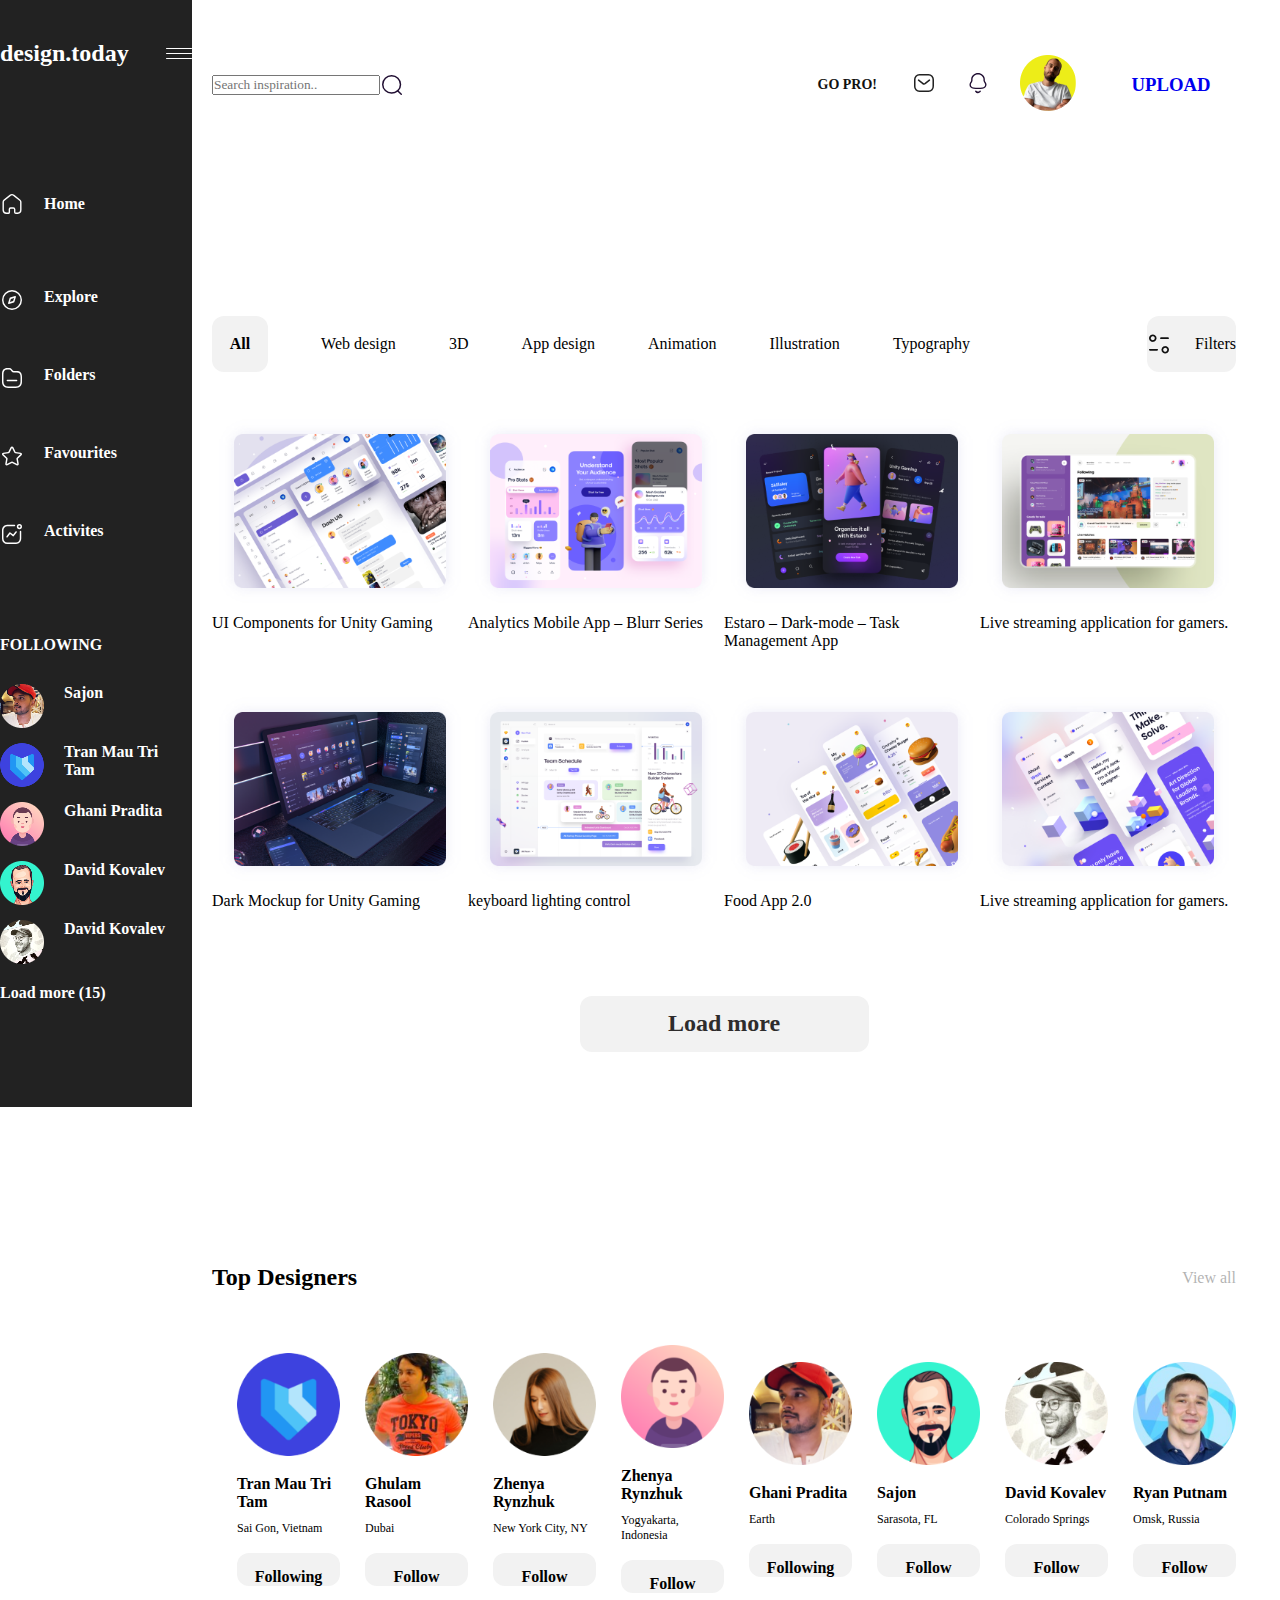
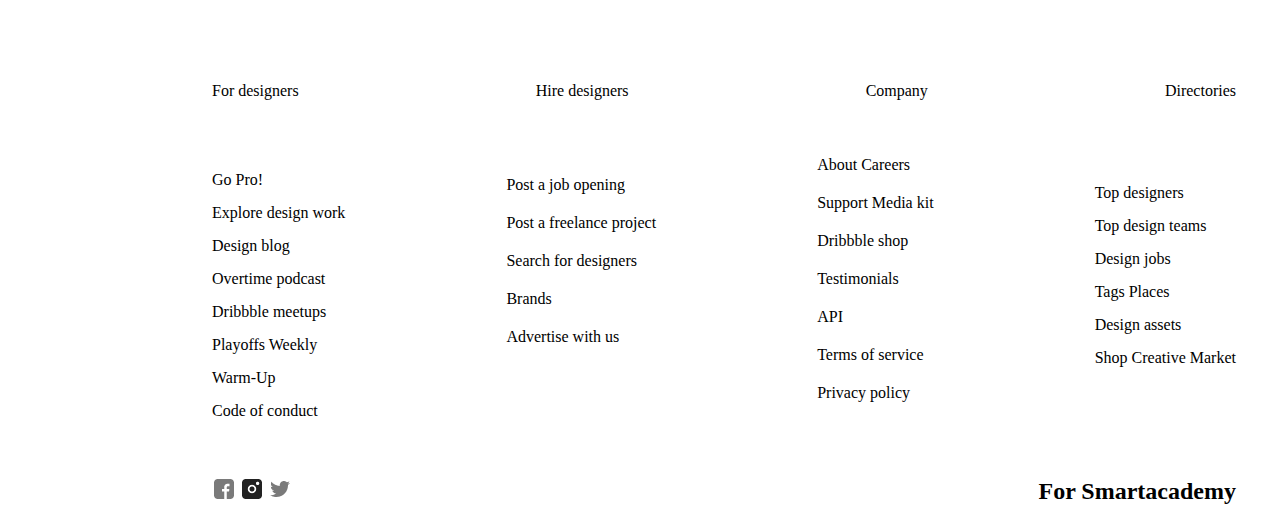
<file: index.html>
<!DOCTYPE html>
<html lang="en">
<head>
    <meta charset="UTF-8">
    <meta http-equiv="X-UA-Compatible" content="IE=edge">
    <meta name="viewport" content="width=device-width, initial-scale=1.0">
    <link rel="stylesheet" href="styles/style.css">
    <meta property="og:url" content="https://alinbrg.github.io/front17-10/" />
	<meta property="og:type" content="article" />
	<meta property="og:title" content="project-1" />
	<meta property="og:description" content="intermediate" />
	<meta property="og:image" content="" />
    <title>project-1</title>
</head>
<body>
    <div class="div-container">
        <div class="container">
            <div>
                <div class="design"> 
                <h4>design.today</h4>
                <img src="image/burger.svg" alt="burger-menu">
                </div>
                <div class="home">
                    <img src="image/Component-1.svg" alt="icon">
                    <h3>Home</h3>
                </div>
            <div class="menue">
                
                <div class="icon">
                    <img src="image/Component-2.svg" alt="icon">
                    <h3>Explore</h3>
                </div>
                <div class="icon">
                    <img src="image/Component-3.svg" alt="icon">
                    <h3>Folders</h3>
                </div>
                <div class="icon">
                    <img src="image/Component-4.svg" alt="icon">
                    <h3>Favourites</h3>
                </div>
                <div class="icon">
                    <img src="image/Component-5.svg" alt="icon">
                    <h3>Activites</h3>
                </div>
              </div>  
                <div>
                    <h4 class="follow">FOLLOWING</h4>
                    <div class="follower">
                        <img src="image/Rectangle 40.png" alt="Sajon">
                        <h3>Sajon</h3>
                    </div>
                    <div class="follower">
                        <img src="image/Rectangle 41.png" alt="Tran Mau Tri Tam">
                        <h3>Tran Mau Tri Tam</h3>
                    </div>
                    <div class="follower">
                        <img src="image/Rectangle 42.png" alt="Ghani Pradita">
                        <h3>Ghani Pradita</h3>
                    </div>
                    <div class="follower">
                        <img src="image/Rectangle 43.png" alt="David Kovalev">
                        <h3>David Kovalev</h3>
                    </div>
                    <div class="follower">
                        <img src="image/Rectangle 44.png" alt="David Kovalev">
                        <h3>David Kovalev</h3>
                    </div>
                    <h4 class="load">Load more (15)</h4>
                </div>
            </div>    
        </div>  
        <header class="div-header">
            <div class="header-search">
                <div class="search">
                    <form>
                        <input type="text" name="search  " placeholder="Search inspiration.. " />
                      </form>
                    <img src="image/Component-6.svg" alt="search">
                </div>
                <nav>
                    <ul class="go-pro">
                        <li><a href=""><h2>GO PRO!</h2></a></li>
                        <li><a href="#"></a><img src="image/Component-7.svg" alt="icon"></li>
                        <li><a href="#"></a><img src="image/Component-8.svg" alt="icon"></li>                          
                        <li><a href="table.html"><img src="image/Group-1.png" alt="icon"></a></li>                           
                        <li class="upload"><a href="#"><h3>UPLOAD</h3></a></li>

                    </ul>
                </nav>
            </div>
        </header>  
            <section class="filter-container">
                <div class="filter">
                    <div class="div-filter">
                        <div class="all">
                            <h4>All</h4>
                        </div>
                        <p>Web design</p>
                        <p>3D</p>
                        <p>App design</p>
                        <p>Animation</p>
                        <p>Illustration</p>
                        <p>Typography</p>
                    </div>
                    <div class="filter-img">
                        <img src="image/Group-2.png" alt="icon">
                        <p>Filters</p>
                    </div>
                </div>
                <div class="ui">
                    <div >
                            <div class="hover-img">
                                <img src="image/Rectangle-45.png" alt="UI Components for Unity Gaming"> 
                            <div class="div-hover">
                                <img src="image/hover-1.svg" alt="icon">
                            </div> 
                           <div class="heart-hover">
                            <img src="image/hover-2.svg" alt="heart">
                           </div>         
                            </div>            
                           <div class="h2-border">
                            <p>UI Components for Unity Gaming</p>
                           </div>
                    </div>
                    <div>
                        <img src="image/Rectangle-46.png" alt="Analytics Mobile App – Blurr Series">
                            <p>Analytics Mobile App – Blurr Series</p>
                    </div>
                    <div>
                        <img src="image/Rectangle-47.png" alt="Estaro – Dark-mode – Task Management App">
                            <p>Estaro – Dark-mode – Task Management App</p>                     
                    </div>
                    <div>
                        <img src="image/Rectangle-48.png" alt="Live streaming application for gamers.">                       
                            <p>Live streaming application for gamers.</p> 
                    </div>                                          
                </div>
                <div class="dark">
                    <div>
                        <img src="image/Rectangle 45.png" alt="Dark Mockup for Unity Gaming">                        
                            <p>Dark Mockup for Unity Gaming</p>                                          
                    </div>
                    <div>
                        <img src="image/Rectangle 46.png" alt="keyboard lighting control">                      
                            <p>keyboard lighting control</p>                                          
                    </div>
                    <div>
                        <img src="image/Rectangle 47.png" alt="Food App 2.0">                      
                            <p>Food App 2.0</p>                                            
                    </div>
                    <div>
                        <img src="image/Rectangle 48.png" alt="Live streaming application for gamers.">
                            <p>Live streaming application for gamers.</p>                      
                    </div>
                </div>
                   <div class="load-more">
                    <h2>Load more</h2>
                   </div> 
            </section>
            <section class="top-container">
               <div class="view-designers">
                <div class="view">
                    <h2>Top Designers</h2>
                    <p>View all</p>
                   </div>
                    <div class="top-designers"> 
                        <div class="top">
                            <img src="image/Rectangle 65.png" alt="Tran Mau Tri Tam">
                            <h4>Tran Mau Tri Tam</h4>
                            <p>Sai Gon, Vietnam</p>
                            <div class="follow-box">
                                <h4>Following</h4>
                            </div>
                        </div>
                        <div class="top">
                            <img src="image/Rectangle 69.png" alt="Ghulam Rasool">
                            <h4>Ghulam Rasool</h4>
                            <p>Dubai</p>
                            <div class="follow-box">
                                <h4>Follow</h4>
                            </div>                          
                        </div>
                        <div class="top">
                            <img src="image/Rectangle 66.png" alt="Zhenya Rynzhuk">
                            <h4>Zhenya Rynzhuk</h4>
                            <p>New York City, NY</p>
                            <div class="follow-box">
                                <h4>Follow</h4>
                            </div>                          
                        </div>
                        <div class="top">
                            <img src="image/Rectangle 70.png" alt="Zhenya Rynzhuk">
                            <h4>Zhenya Rynzhuk</h4>
                            <p>Yogyakarta, Indonesia</p>
                            <div class="follow-box">
                                <h4>Follow</h4>
                            </div>                           
                        </div>
                        <div class="top">
                            <img src="image/Rectangle 67.png" alt="Ghani Pradita">
                            <h4>Ghani Pradita</h4>
                            <p>Earth</p>
                            <div class="follow-box">
                                <h4>Following</h4>
                            </div>                           
                        </div>
                        <div class="top">
                            <img src="image/Rectangle 71.png" alt="Sarasota, FL">
                            <h4>Sajon</h4>
                            <p>Sarasota, FL</p>
                            <div class="follow-box">
                                <h4>Follow</h4>
                            </div>                           
                        </div>
                        <div class="top">
                            <img src="image/Rectangle 68.png" alt="">
                            <h4>David Kovalev</h4>
                            <p>Colorado Springs</p>
                            <div class="follow-box">
                                <h4>Follow</h4>
                            </div>                           
                        </div>
                        <div class="top">
                            <img src="image/Rectangle 72.png" alt="">
                            <h4>Ryan Putnam</h4>
                            <p>Omsk, Russia</p>
                            <div class="follow-box">
                                <h4>Follow</h4> 
                            </div>                            
                        </div>
                    </div>
               </div>
            </section> 
            <footer class="footer-container">
                <div class="div-footer">
                    <div>
                        <p>For designers</p>
                    </div>
                    <div>
                        <p>Hire designers</p>
                    </div>
                    <div>
                        <p>Company</p></div>
                    <div>
                        <p>Directories</p>
                    </div>
                </div>
                <div class="footer-info">
                    
                    <div class="div-gopro">               
                        <p>Go Pro!</p>
                        <p>Explore design work</p>
                        <p>Design blog</p>
                        <p>Overtime podcast</p>
                        <p>Dribbble meetups</p>
                        <p>Playoffs Weekly</p>
                        <p>Warm-Up</p>
                        <p>Code of conduct</p>
                    </div>
                    <div class="div-post">                       
                        <p>Post a job opening</p>
                        <p>Post a freelance project</p>
                        <p>Search for designers</p>
                        <p>Brands</p>
                        <p>Advertise with us</p>

                    </div>
                    <div class="div-about">                       
                        <p>About Careers</p>
                        <p>Support Media kit</p>
                        <p>Dribbble shop </p>
                        <p>Testimonials</p>
                        <p>API</p>
                        <p>Terms of service</p>
                        <p> Privacy policy</p>
                    </div>
                    <div class="div-top">                       
                        <p>Top designers</p>
                        <p>Top design teams</p>
                        <p>Design jobs</p>
                        <p>Tags Places</p>
                        <p>Design assets</p>
                        <p>Shop Creative Market</p>
                    </div>
                </div>
                <div class="footer-icon">
                    <div >
                        <img src="image/facebook.png" alt="facebook">
                        <img src="image/insta.png" alt="insta">
                        <img src="image/twitter.png" alt="twitter">
                    </div>
                    <div>
                        <h2>For Smartacademy</h2>
                    </div>
                </div>
            </footer> 
        
    </div>
   
</body>
</html>
</file>
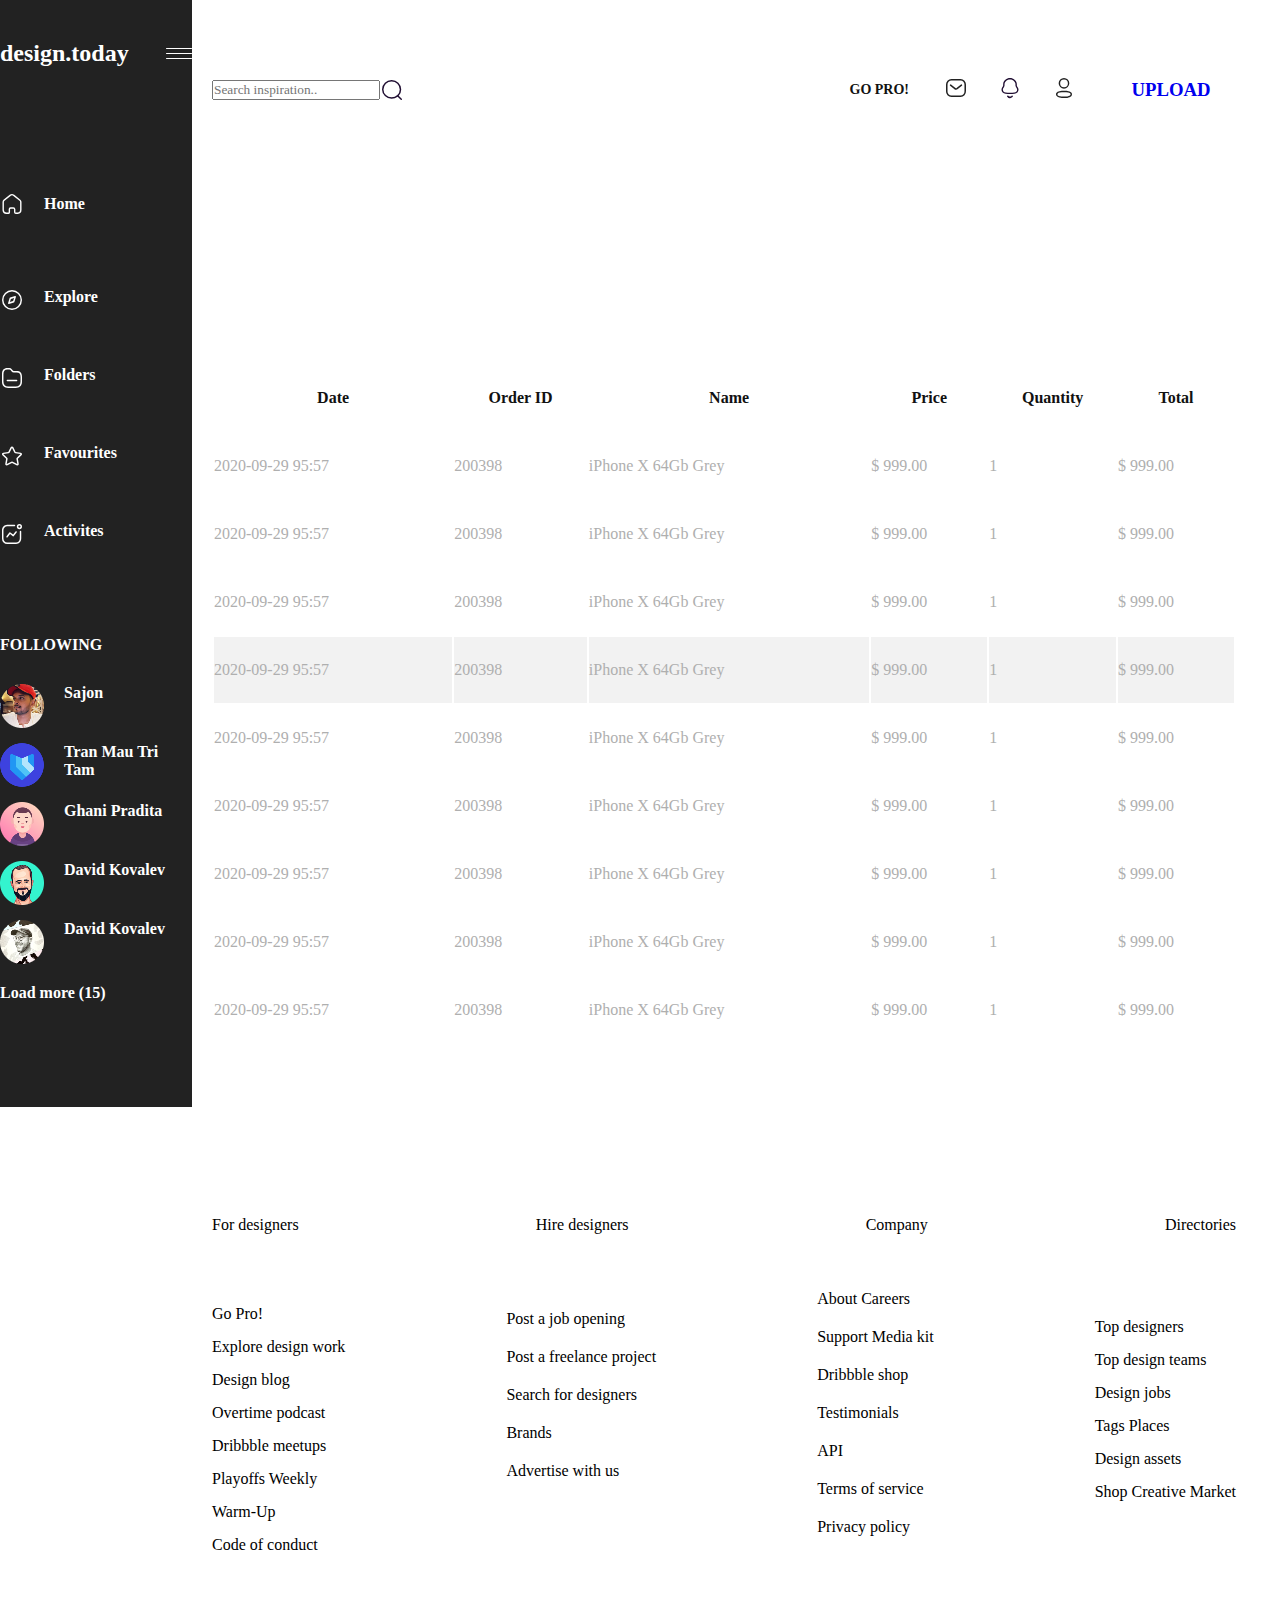
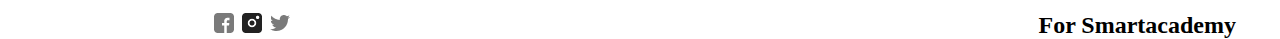
<file: table.html>
<!DOCTYPE html>
<html lang="en">
<head>
    <meta charset="UTF-8">
    <meta http-equiv="X-UA-Compatible" content="IE=edge">
    <meta name="viewport" content="width=device-width, initial-scale=1.0">
    <link rel="stylesheet" href="styles/style.css">
    <meta property="og:url" content="https://nikachabu.github.io/project-1/" />
	<meta property="og:type" content="article" />
	<meta property="og:title" content="project-1" />
	<meta property="og:description" content="intermediate" />
	<meta property="og:image" content="" />
    <title>project-1</title>
</head>
<body>
    <div class="div-container">
        <div class="container">
            <div>
                <div class="design"> 
                <h4>design.today</h4>
                <img src="image/burger.svg" alt="burger-menu">
                </div>
                <div class="home">
                    <img src="image/Component-1.svg" alt="icon">
                    <h3>Home</h3>
                </div>
            <div class="menue">
                
                <div class="icon">
                    <img src="image/Component-2.svg" alt="icon">
                    <h3>Explore</h3>
                </div>
                <div class="icon">
                    <img src="image/Component-3.svg" alt="icon">
                    <h3>Folders</h3>
                </div>
                <div class="icon">
                    <img src="image/Component-4.svg" alt="icon">
                    <h3>Favourites</h3>
                </div>
                <div class="icon">
                    <img src="image/Component-5.svg" alt="icon">
                    <h3>Activites</h3>
                </div>
              </div>  
                <div class="following">
                    <h4 class="follow">FOLLOWING</h4>
                    <div class="follower">
                        <img src="image/Rectangle 40.png" alt="Sajon">
                        <h3>Sajon</h3>
                    </div>
                    <div class="follower">
                        <img src="image/Rectangle 41.png" alt="Tran Mau Tri Tam">
                        <h3>Tran Mau Tri Tam</h3>
                    </div>
                    <div class="follower">
                        <img src="image/Rectangle 42.png" alt="Ghani Pradita">
                        <h3>Ghani Pradita</h3>
                    </div>
                    <div class="follower">
                        <img src="image/Rectangle 43.png" alt="David Kovalev">
                        <h3>David Kovalev</h3>
                    </div>
                    <div class="follower">
                        <img src="image/Rectangle 44.png" alt="David Kovalev">
                        <h3>David Kovalev</h3>
                    </div>
                    <h4 class="load">Load more (15)</h4>
                </div>
            </div> 
        </div>   
        <header class="div-header">
            <div class="header-search">
                <div class="search">
                    <form>
                        <input type="text" name="search  " placeholder="Search inspiration.. " />
                      </form>
                    <img src="image/Component-6.svg" alt="search">
                </div>
                <nav>
                    <ul class="go-pro">
                        <li><a href=""><h2>GO PRO!</h2></a></li>
                        <li><a href="#"></a><img src="image/Component-7.svg" alt="icon"></li>
                        <li><a href="#"></a><img src="image/Component-8.svg" alt="icon"></li>                          
                        <li><a href="index.html"><img src="image/Group-79.svg" alt="icon"></a></li>                           
                        <li class="upload"><a href="#"><h3>UPLOAD</h3></a></li>

                    </ul>
                </nav>
            </div>
        </header>  
           <section>
                <table class="section-table">
                    <tr class=".section-tabletr">
                        <th>Date</th>
                        <th>Order ID</th>
                        <th>Name</th>
                        <th>Price</th>
                        <th>Quantity</th>
                        <th>Total</th>
                    </tr>
                    <tr>
                        <td>2020-09-29 95:57</td>
                        <td>200398</td>
                        <td>iPhone X 64Gb Grey</td>
                        <td>$ 999.00</td>
                        <td>1</td>
                        <td>$ 999.00</td>
                    </tr>
                    <tr>
                        <td>2020-09-29 95:57</td>
                        <td>200398</td>
                        <td>iPhone X 64Gb Grey</td>
                        <td>$ 999.00</td>
                        <td>1</td>
                        <td>$ 999.00</td>
                    </tr>
                    <tr>
                        <td>2020-09-29 95:57</td>
                        <td>200398</td>
                        <td>iPhone X 64Gb Grey</td>
                        <td>$ 999.00</td>
                        <td>1</td>
                        <td>$ 999.00</td>
                    </tr>
                    <tr class="tr-iphone">
                        <td>2020-09-29 95:57</td>
                        <td>200398</td>
                        <td>iPhone X 64Gb Grey</td>
                        <td>$ 999.00</td>
                        <td>1</td>
                        <td>$ 999.00</td>
                    </tr>
                    <tr>
                        <td>2020-09-29 95:57</td>
                        <td>200398</td>
                        <td>iPhone X 64Gb Grey</td>
                        <td>$ 999.00</td>
                        <td>1</td>
                        <td>$ 999.00</td>
                    </tr>
                    <tr>
                        <td>2020-09-29 95:57</td>
                        <td>200398</td>
                        <td>iPhone X 64Gb Grey</td>
                        <td>$ 999.00</td>
                        <td>1</td>
                        <td>$ 999.00</td>
                    </tr>
                    <tr class="tr-grey">
                        <td>2020-09-29 95:57</td>
                        <td>200398</td>
                        <td>iPhone X 64Gb Grey</td>
                        <td>$ 999.00</td>
                        <td>1</td>
                        <td>$ 999.00</td>
                    </tr>
                    <tr>
                        <td>2020-09-29 95:57</td>
                        <td>200398</td>
                        <td>iPhone X 64Gb Grey</td>
                        <td>$ 999.00</td>
                        <td>1</td>
                        <td>$ 999.00</td>
                    </tr>
                    <tr>
                        <td>2020-09-29 95:57</td>
                        <td>200398</td>
                        <td>iPhone X 64Gb Grey</td>
                        <td>$ 999.00</td>
                        <td>1</td>
                        <td>$ 999.00</td>
                    </tr>
                </table>
           </section>
           
            <footer class="footer-container">
                <div class="div-footer">
                    <div>
                        <p>For designers</p>
                    </div>
                    <div>
                        <p>Hire designers</p>
                    </div>
                    <div>
                        <p>Company</p></div>
                    <div>
                        <p>Directories</p>
                    </div>
                </div>
                <div class="footer-info">
                    
                    <div class="div-gopro">               
                        <p>Go Pro!</p>
                        <p>Explore design work</p>
                        <p>Design blog</p>
                        <p>Overtime podcast</p>
                        <p>Dribbble meetups</p>
                        <p>Playoffs Weekly</p>
                        <p>Warm-Up</p>
                        <p>Code of conduct</p>
                    </div>
                    <div class="div-post">                       
                        <p>Post a job opening</p>
                        <p>Post a freelance project</p>
                        <p>Search for designers</p>
                        <p>Brands</p>
                        <p>Advertise with us</p>

                    </div>
                    <div class="div-about">                       
                        <p>About Careers</p>
                        <p>Support Media kit</p>
                        <p>Dribbble shop </p>
                        <p>Testimonials</p>
                        <p>API</p>
                        <p>Terms of service</p>
                        <p> Privacy policy</p>
                    </div>
                    <div class="div-top">                       
                        <p>Top designers</p>
                        <p>Top design teams</p>
                        <p>Design jobs</p>
                        <p>Tags Places</p>
                        <p>Design assets</p>
                        <p>Shop Creative Market</p>
                    </div>
                </div>
                <div class="footer-icon">
                    <div >
                        <img src="image/facebook.png" alt="facebook">
                        <img src="image/insta.png" alt="insta">
                        <img src="image/twitter.png" alt="twitter">
                    </div>
                    <div>
                        <h2>For Smartacademy</h2>
                    </div>
                </div>
            </footer> 
        
    </div>
   
</body>
</html>
</file>
<file: styles/style.css>
*{
    margin: 0;
    padding: 0;
    box-sizing: border-box;
    font-family: AvenirLTStd-Black ;
}
a {
	text-decoration: none;
}
ul {
	list-style-type: none;
}

.home{
   
    border-radius: 12px;
    display: flex;
    height: 60px;
    align-items: center;
}
.home{
    
    border-radius: 12px;
    display: flex;
    height: 60px;
    align-items: center;
}
.home:hover{
   background-color:  #FF2288;
}


.container{
    display: flex;  
   
}
.container{
    background-color: #222222;
    justify-content: center;
    align-items: center;
}

.container h3{
    color: #FFFFFF;
    display: flex;
    margin-left: 20px;
    font-size: 16px;
    
}
.menue{
    justify-content: center;
    align-items: center;
}
.icon{
    display: flex;
    margin-top: 54px;
    
}

.design{
    display: flex;
    margin-bottom: 107px;
    margin-top: 40px;
    justify-content: space-between;
    align-items: center;
   
}
.design h4{
    color: #FFFFFF;
    font-size: 24px;

}

.follow{
    margin-top: 90px;
    margin-bottom: 30px;
    color: #FFFFFF;
}
.follower{
    display: flex;
    margin-top: 15px;
}
.load{
    margin-top: 20px;
    margin-bottom: 105px;
    color: #FFFFFF;  
}
.search{
    display: flex;
    height: 55px;

}
.search{
    justify-content: space-between;
    align-items: center;
}
.div-header{
    max-width: 1600px;
    width: 100%;
}

.header-search{
    display: flex;
}
.header-search{
    justify-content: space-between;
    align-items: center;
}
.go-pro{
    display: flex;
    align-items: center;
}
.go-pro img{
    margin-right: 30px; 
}
.go-pro h2{
    font-size: 14px;
    align-items: center;
    color:#111111;
    margin-right: 35px;
}
.go-pro h2:hover{
    color: #FF2288;
}

.upload{
    width: 130px;
    height: 55px;
    border-radius: 12px;
    display: flex;
    justify-content:center;
    align-items: center;
    
}
.upload:hover{
    background-color: #FF2288;
    color: #F2F2F2;
}



.upload h2{
    text-align: center;
    color:#111111;
}
.filter{
    display: flex;
}
.filter-container{
    max-width: 1230px;
    width: 100%;
    margin: 0 auto;
    margin-top: 70px;
  
}
.filter{
    max-width: 1230px;
    width: 100%;
    justify-content: space-between;
    align-items: center;
}
.div-filter{
    display: flex;
    max-width: 758px;
    width: 100%;
    
}
.div-filter{
    justify-content: space-between;
    align-items: center;
}
.div-filter p{
    font-size: 16px;
}

.all{
    width: 56px;
    height: 56px;
    border-radius: 12px;
    background-color: #F2F2F2;
    display: flex;
    justify-content: center;
    align-items: center;
  
    
}
.all p{
    font-size: 16px;
    text-align: center;
   
}
 .filter-img{
    display: flex;
    height: 56px;
    background-color: #F2F2F2;
    align-items: center;
    border-radius: 12px;
} 
.filter-img p{
    font-size: 16px;
    
}
.filter-img img{
    margin-right: 24px;
    width: 24px;
    height: 24px;
    
}
.ui{
    max-width: 1230px;
    width: 100%;
    display: flex;
    margin-top: 40px;
    justify-content:space-between;
}

.ui img{
    max-width: 100%;
    height: auto;
    
}
.hover-img{
    position: relative;
}
.div-hover{
    position:absolute;
    top: 20px;
    left: 30px;
    display: none;
}
.heart-hover{
    position: absolute;
    left: 30px;
    top: 45px;
    display: none;
}
.hover-img:hover .div-hover{
    display: flex
}
.hover-img:hover .heart-hover{
    display: flex;
}


.dark{
    max-width: 1230px;
    width: 100%;
    display: flex;
    margin-top: 40px;
    justify-content: space-between;
    

}
.dark img{
    max-width: 100%;
    height: auto;
}
.load-more{
    width: 289px;
    height: 56px;
    border-radius: 12px;
    color: #2e2c2c;
    background-color: #F2F2F2;
    margin: 0 auto;
    display: flex;
    align-items: center;
    justify-content: center;
    margin-top: 86px;
    
}
.view-designers{
    max-width: 1231px;
    width: 100%;
    margin: 0 auto;
    margin-top: 137px;
}
.top-designers{
    display: flex;
    justify-content: center;
    align-items: center;
    margin-top: 54px;
}
.view{
    display: flex;
    justify-content: space-between;
    align-items: center;
}
.view p{
    opacity: 30%;
}
.top{
    margin-left: 25px;
  
}
.top img{
    max-width: 100%;
    height: auto;
}
.top h4{
    margin-top: 15px;
}
.top p{
    margin-top: 10px;
    font-size: 12px;
}
.follow-box{
    max-width: 100%;
    height: auto;
    border-radius: 12px;
    background-color: #F2F2F2;
    display: flex;
    align-items: center;
    justify-content: center;
    margin-top: 17px;
}
.footer-container{
    
    max-width: 1231px;
    width: 100%;
    margin: 0 auto;
}
.div-footer {
    display: flex;
    max-width: 1094px;
    width: 100%;
}
.div-footer {
    justify-content: space-between;
    align-items: center;
    margin-top: 69px;
}
.footer-info{
    display: flex;
    max-width: 1094px;
    width: 100%;
   
}
.footer-info{
    justify-content: space-between;
    align-items: center;
}
.div-gopro{
    height: 301px;
    margin-top: 36px;
}
.div-gopro p{
    margin-top: 15px;
}
.div-post{
    height: 301px;
    margin-top: 36px;
}
.div-post p {
    margin-top: 20px;
}
.div-about{
    height: 341px;
    margin-top: 36px;
}
.div-about p{
    margin-top: 20px;
}
.div-top{
    height: 275px;
    margin-top: 36px;
}
.div-top p{
    margin-top: 15px;
}
.footer-icon{
    max-width: 1235px;
    width: 100%;
    display: flex;
    justify-content: space-between;
    align-items: center;
}
.section-table{
    max-width: 1291px;
    width:100%;
    margin: 0 auto;
    margin-top: 100px;
    
    
}
.section-table th,td {
    padding-top: 24px;
    padding-bottom: 24px;
    border:none;
}
.section-table th{
    border-top: none;
    color: #111111;
}
.section-table td{
    color: #AFAFAF;
}
.tr-iphone{
    background-color: #F2F2F2;
   
}
.tr-grey{
    color: #FF2288;
   
}


.div-container{
    max-width: 1920px;
    width: 100%;
    display: grid;
    grid-template-columns: 15% 80%;
    align-items: center;
    gap: 20px ;
    grid-template-areas:
    "container div-header"
    "container filter-container"
    "none top-container"
    "none footer-container"

}
.container{
    
    grid-area: container;
}
.div-header{
    grid-area: div-header;
}
.filter-container{
    grid-area: filter-container;
}
.top-container{
    grid-area: top-container;
}
.footer-container{
    grid-area: footer-container;
}
@media screen and (max-width: 1024px){
   .div-container{
    width: 820px;
   }
   .div-container{
    grid-template-columns: 20% 75%;
   }
}
</file>
